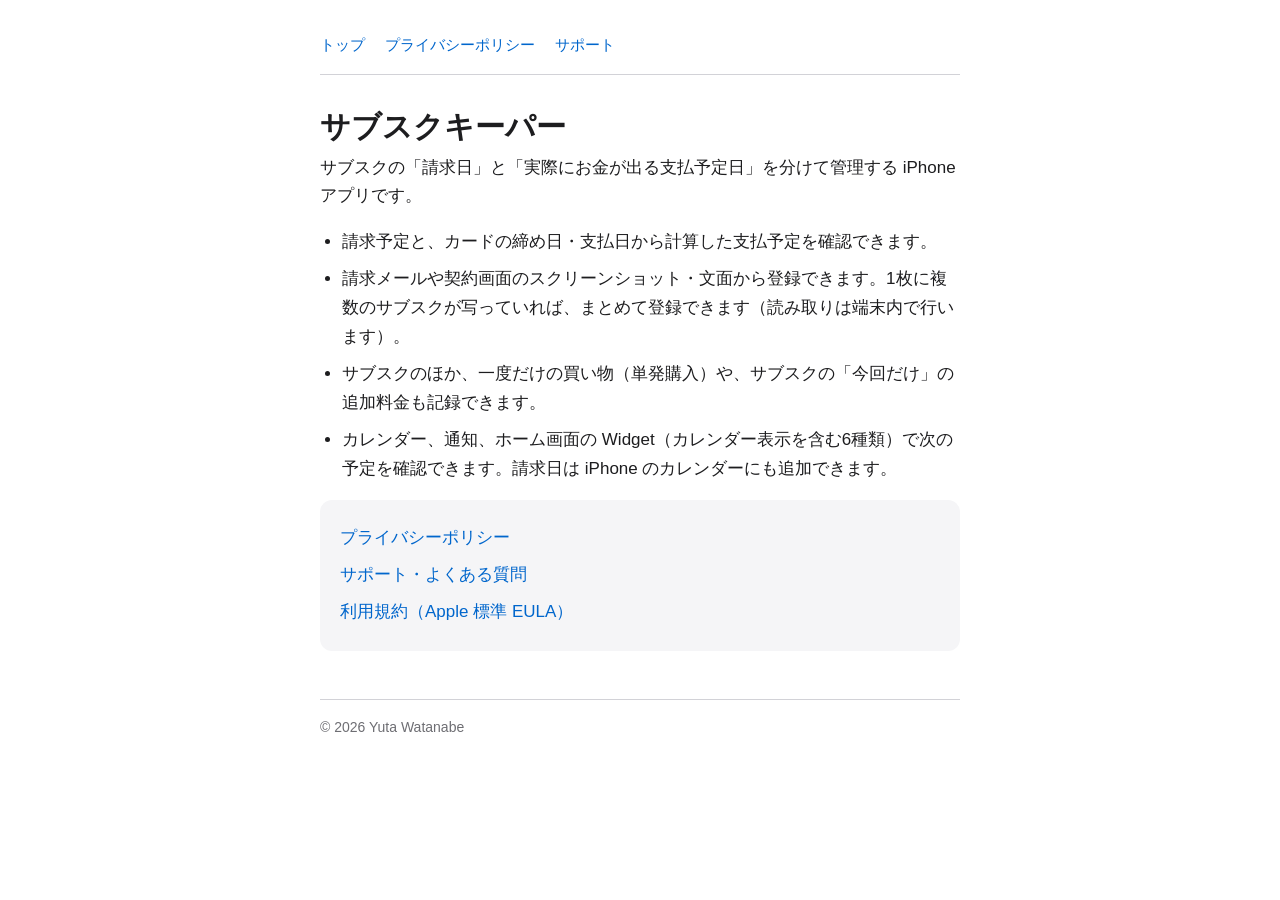
<file: index.html>
<!doctype html>
<html lang="ja">
<head>
<meta charset="utf-8">
<meta name="viewport" content="width=device-width, initial-scale=1">
<title>サブスクキーパー</title>
<link rel="stylesheet" href="style.css">
</head>
<body>
<main>
  <nav aria-label="サイト内">
    <a href="./">トップ</a>
    <a href="privacy/">プライバシーポリシー</a>
    <a href="support/">サポート</a>
  </nav>
  <h1>サブスクキーパー</h1>
  <p>サブスクの「請求日」と「実際にお金が出る支払予定日」を分けて管理する iPhone アプリです。</p>
  <ul>
    <li>請求予定と、カードの締め日・支払日から計算した支払予定を確認できます。</li>
    <li>請求メールや契約画面のスクリーンショット・文面から登録できます。1枚に複数のサブスクが写っていれば、まとめて登録できます（読み取りは端末内で行います）。</li>
    <li>サブスクのほか、一度だけの買い物（単発購入）や、サブスクの「今回だけ」の追加料金も記録できます。</li>
    <li>カレンダー、通知、ホーム画面の Widget（カレンダー表示を含む6種類）で次の予定を確認できます。請求日は iPhone のカレンダーにも追加できます。</li>
  </ul>
  <div class="card">
    <p><a href="privacy/">プライバシーポリシー</a></p>
    <p><a href="support/">サポート・よくある質問</a></p>
    <p><a href="https://www.apple.com/legal/internet-services/itunes/dev/stdeula/">利用規約（Apple 標準 EULA）</a></p>
  </div>
  <footer>© 2026 Yuta Watanabe</footer>
</main>
</body>
</html>
</file>
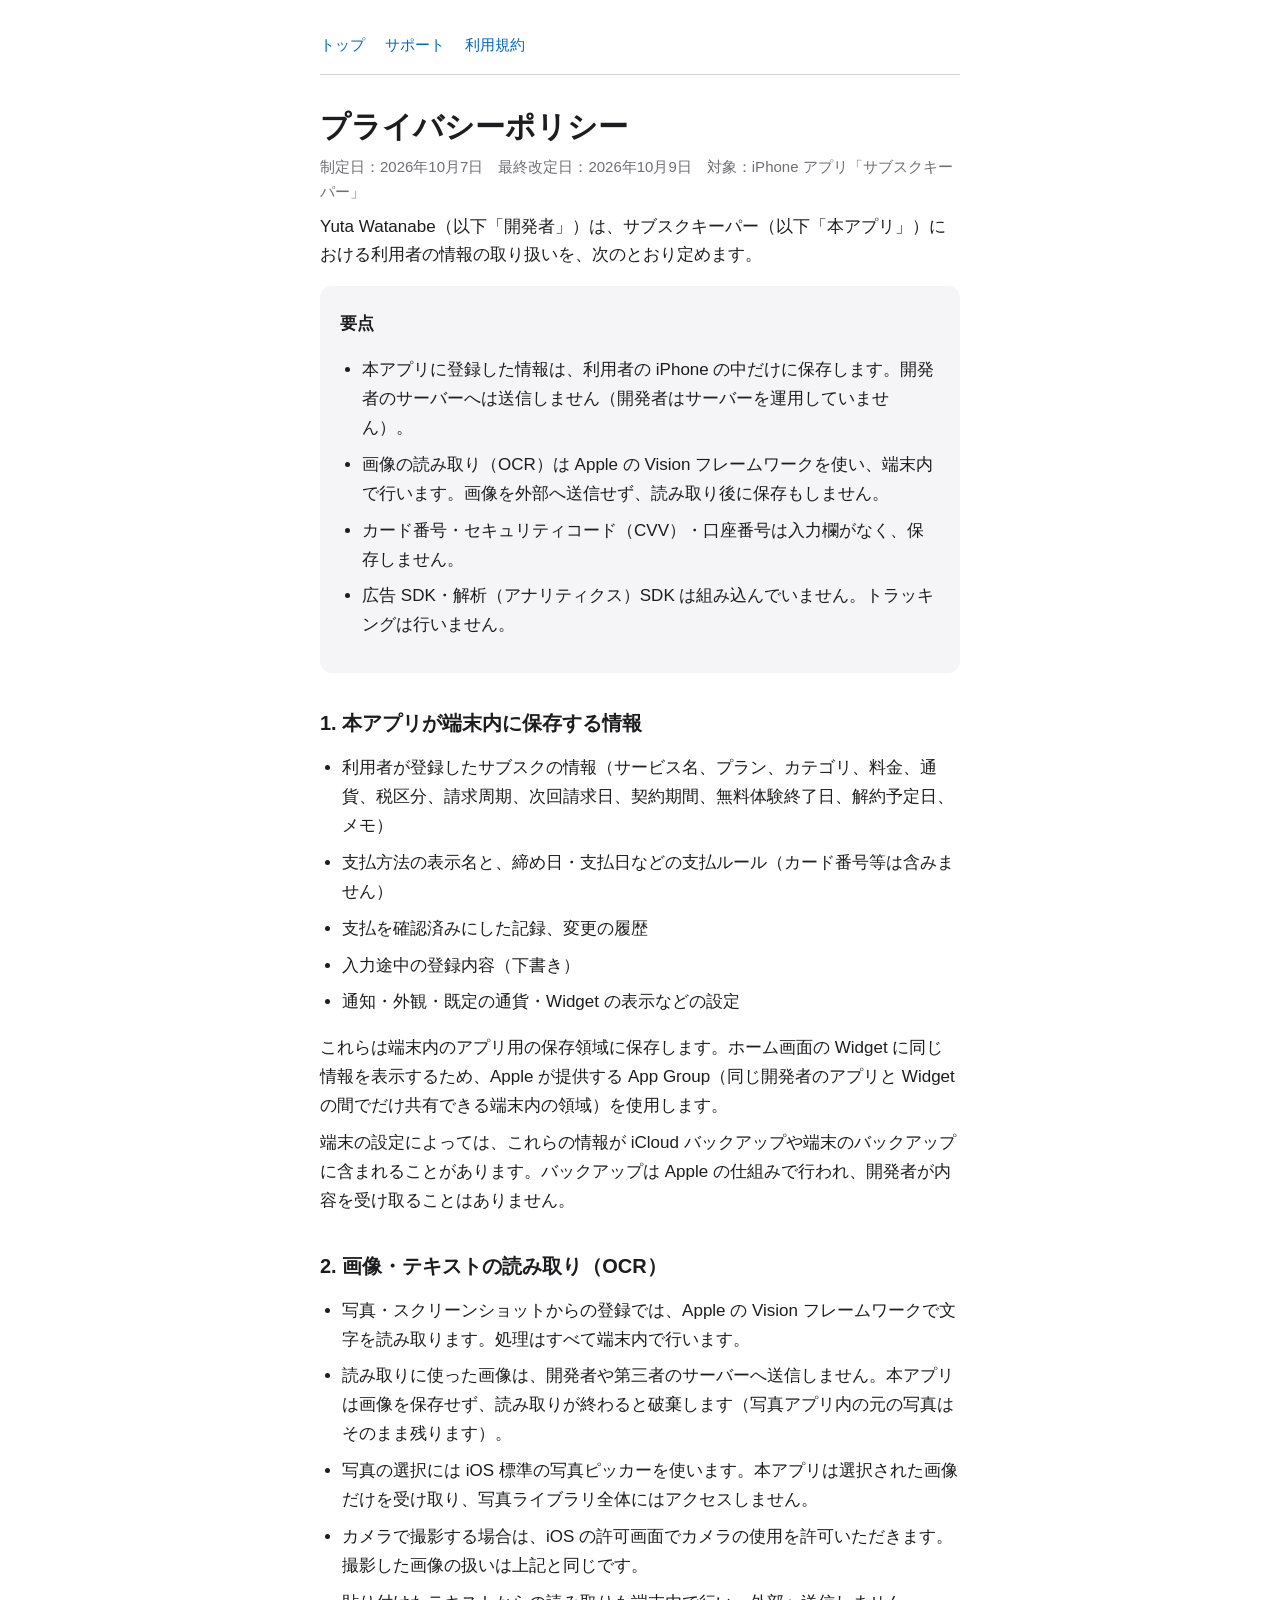
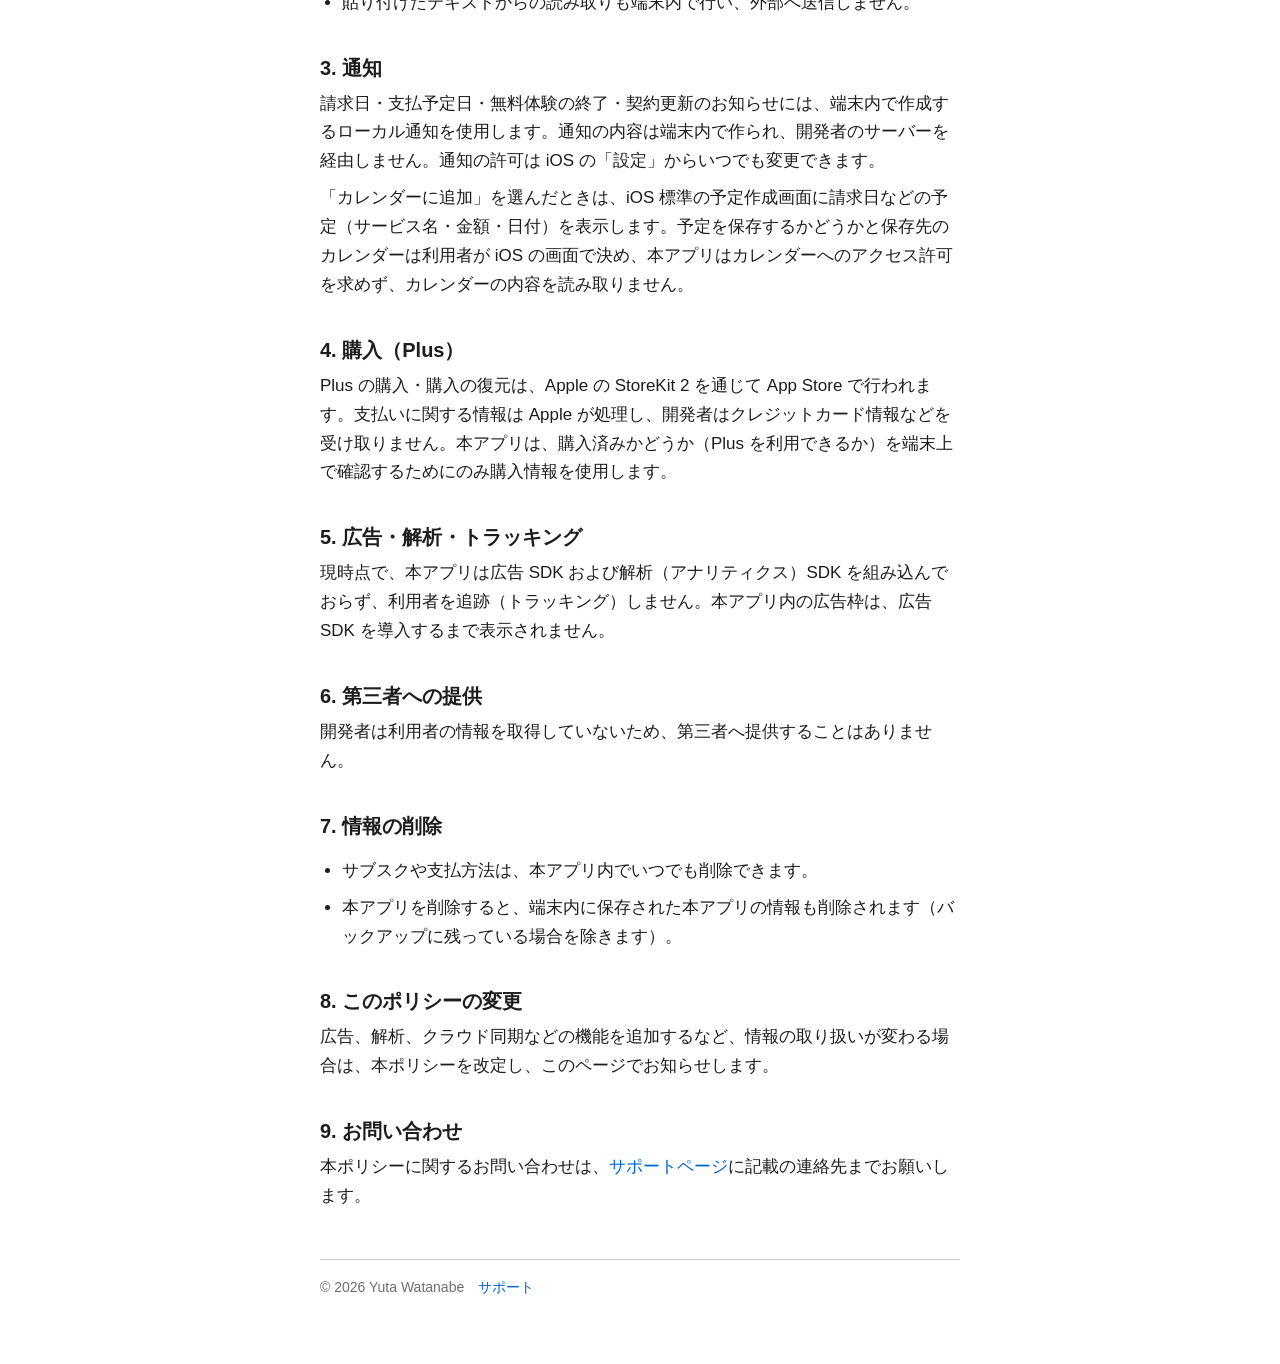
<file: privacy/index.html>
<!doctype html>
<html lang="ja">
<head>
<meta charset="utf-8">
<meta name="viewport" content="width=device-width, initial-scale=1">
<title>プライバシーポリシー｜サブスクキーパー</title>
<link rel="stylesheet" href="../style.css">
</head>
<body>
<main>
  <nav aria-label="サイト内">
    <a href="../">トップ</a>
    <a href="../support/">サポート</a>
    <a href="https://www.apple.com/legal/internet-services/itunes/dev/stdeula/">利用規約</a>
  </nav>

  <h1>プライバシーポリシー</h1>
  <p class="muted">制定日：2026年10月7日　最終改定日：2026年10月9日　対象：iPhone アプリ「サブスクキーパー」</p>

  <p>Yuta Watanabe（以下「開発者」）は、サブスクキーパー（以下「本アプリ」）における利用者の情報の取り扱いを、次のとおり定めます。</p>

  <div class="card">
    <p><strong>要点</strong></p>
    <ul>
      <li>本アプリに登録した情報は、利用者の iPhone の中だけに保存します。開発者のサーバーへは送信しません（開発者はサーバーを運用していません）。</li>
      <li>画像の読み取り（OCR）は Apple の Vision フレームワークを使い、端末内で行います。画像を外部へ送信せず、読み取り後に保存もしません。</li>
      <li>カード番号・セキュリティコード（CVV）・口座番号は入力欄がなく、保存しません。</li>
      <li>広告 SDK・解析（アナリティクス）SDK は組み込んでいません。トラッキングは行いません。</li>
    </ul>
  </div>

  <h2>1. 本アプリが端末内に保存する情報</h2>
  <ul>
    <li>利用者が登録したサブスクの情報（サービス名、プラン、カテゴリ、料金、通貨、税区分、請求周期、次回請求日、契約期間、無料体験終了日、解約予定日、メモ）</li>
    <li>支払方法の表示名と、締め日・支払日などの支払ルール（カード番号等は含みません）</li>
    <li>支払を確認済みにした記録、変更の履歴</li>
    <li>入力途中の登録内容（下書き）</li>
    <li>通知・外観・既定の通貨・Widget の表示などの設定</li>
  </ul>
  <p>これらは端末内のアプリ用の保存領域に保存します。ホーム画面の Widget に同じ情報を表示するため、Apple が提供する App Group（同じ開発者のアプリと Widget の間でだけ共有できる端末内の領域）を使用します。</p>
  <p>端末の設定によっては、これらの情報が iCloud バックアップや端末のバックアップに含まれることがあります。バックアップは Apple の仕組みで行われ、開発者が内容を受け取ることはありません。</p>

  <h2>2. 画像・テキストの読み取り（OCR）</h2>
  <ul>
    <li>写真・スクリーンショットからの登録では、Apple の Vision フレームワークで文字を読み取ります。処理はすべて端末内で行います。</li>
    <li>読み取りに使った画像は、開発者や第三者のサーバーへ送信しません。本アプリは画像を保存せず、読み取りが終わると破棄します（写真アプリ内の元の写真はそのまま残ります）。</li>
    <li>写真の選択には iOS 標準の写真ピッカーを使います。本アプリは選択された画像だけを受け取り、写真ライブラリ全体にはアクセスしません。</li>
    <li>カメラで撮影する場合は、iOS の許可画面でカメラの使用を許可いただきます。撮影した画像の扱いは上記と同じです。</li>
    <li>貼り付けたテキストからの読み取りも端末内で行い、外部へ送信しません。</li>
  </ul>

  <h2>3. 通知</h2>
  <p>請求日・支払予定日・無料体験の終了・契約更新のお知らせには、端末内で作成するローカル通知を使用します。通知の内容は端末内で作られ、開発者のサーバーを経由しません。通知の許可は iOS の「設定」からいつでも変更できます。</p>
  <p>「カレンダーに追加」を選んだときは、iOS 標準の予定作成画面に請求日などの予定（サービス名・金額・日付）を表示します。予定を保存するかどうかと保存先のカレンダーは利用者が iOS の画面で決め、本アプリはカレンダーへのアクセス許可を求めず、カレンダーの内容を読み取りません。</p>

  <h2>4. 購入（Plus）</h2>
  <p>Plus の購入・購入の復元は、Apple の StoreKit 2 を通じて App Store で行われます。支払いに関する情報は Apple が処理し、開発者はクレジットカード情報などを受け取りません。本アプリは、購入済みかどうか（Plus を利用できるか）を端末上で確認するためにのみ購入情報を使用します。</p>

  <h2>5. 広告・解析・トラッキング</h2>
  <p>現時点で、本アプリは広告 SDK および解析（アナリティクス）SDK を組み込んでおらず、利用者を追跡（トラッキング）しません。本アプリ内の広告枠は、広告 SDK を導入するまで表示されません。</p>

  <h2>6. 第三者への提供</h2>
  <p>開発者は利用者の情報を取得していないため、第三者へ提供することはありません。</p>

  <h2>7. 情報の削除</h2>
  <ul>
    <li>サブスクや支払方法は、本アプリ内でいつでも削除できます。</li>
    <li>本アプリを削除すると、端末内に保存された本アプリの情報も削除されます（バックアップに残っている場合を除きます）。</li>
  </ul>

  <h2>8. このポリシーの変更</h2>
  <p>広告、解析、クラウド同期などの機能を追加するなど、情報の取り扱いが変わる場合は、本ポリシーを改定し、このページでお知らせします。</p>

  <h2>9. お問い合わせ</h2>
  <p>本ポリシーに関するお問い合わせは、<a href="../support/">サポートページ</a>に記載の連絡先までお願いします。</p>

  <footer>© 2026 Yuta Watanabe　<a href="../support/">サポート</a></footer>
</main>
</body>
</html>
</file>
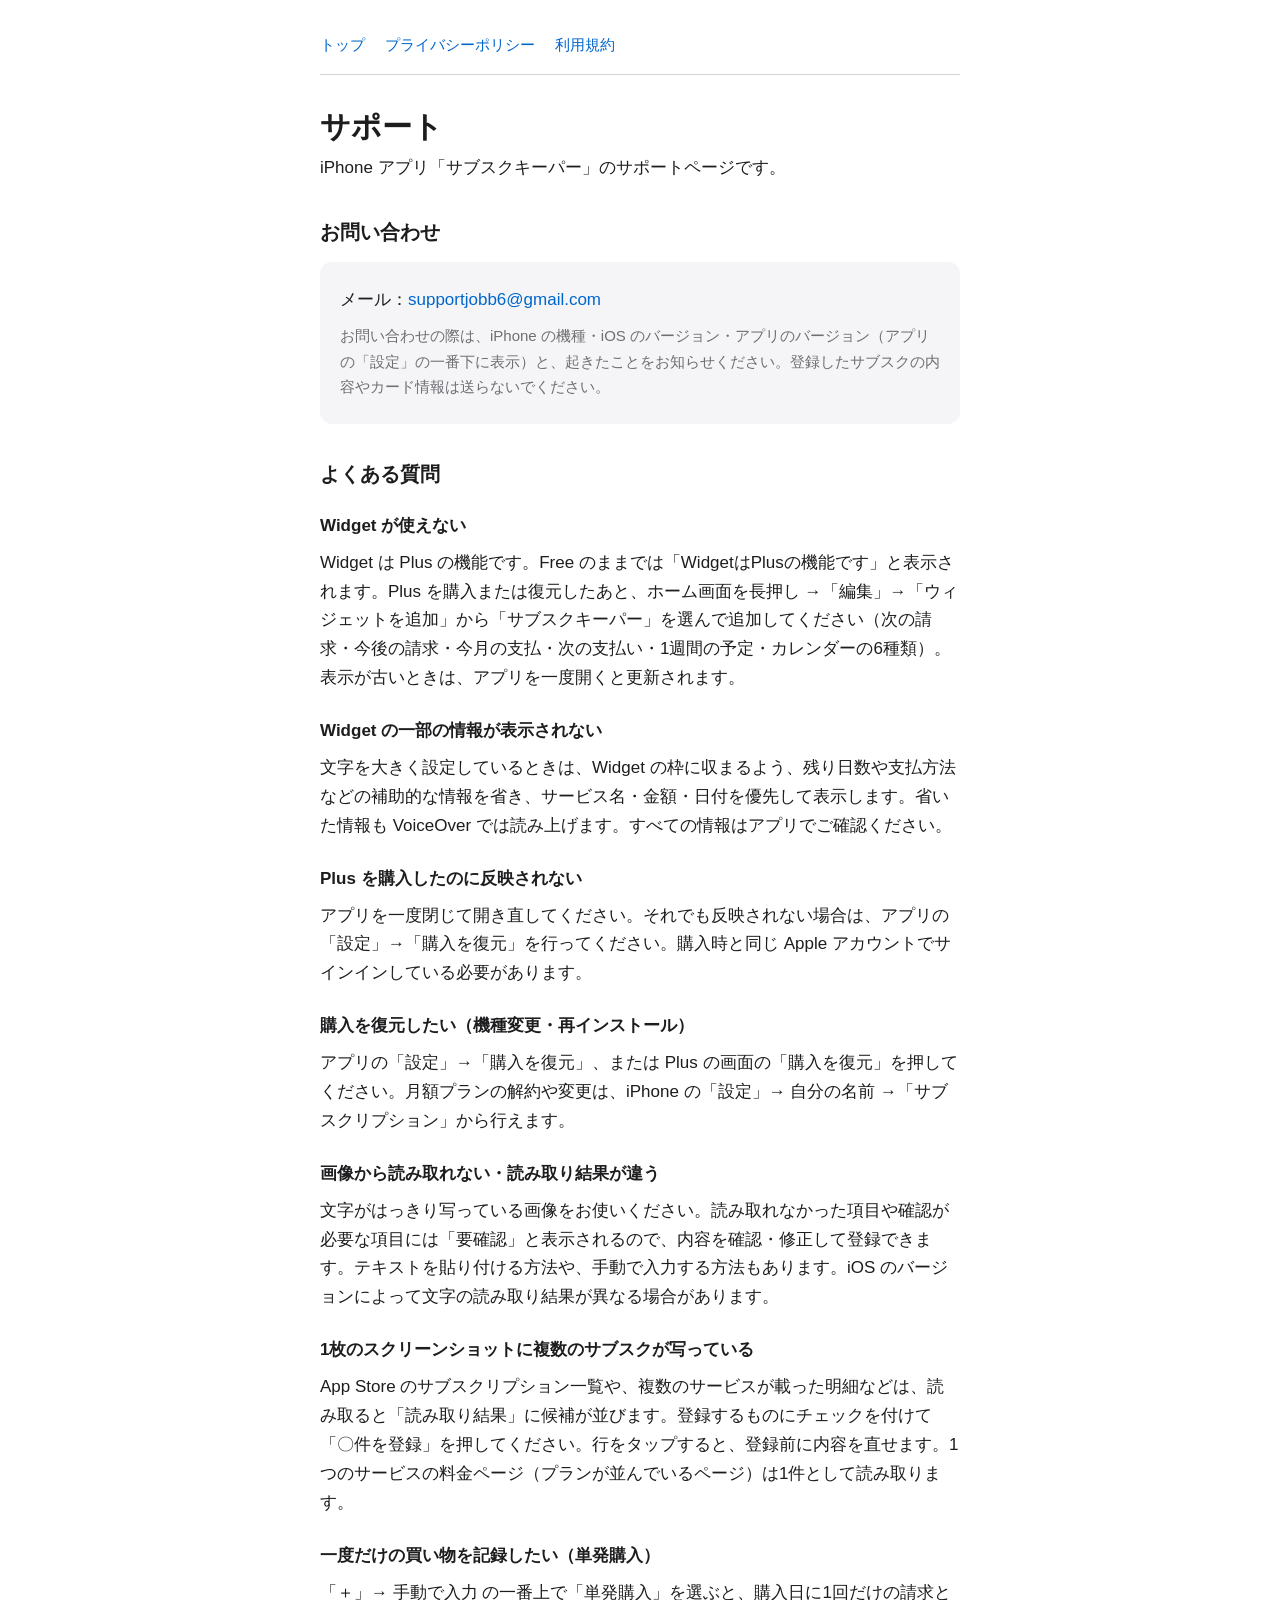
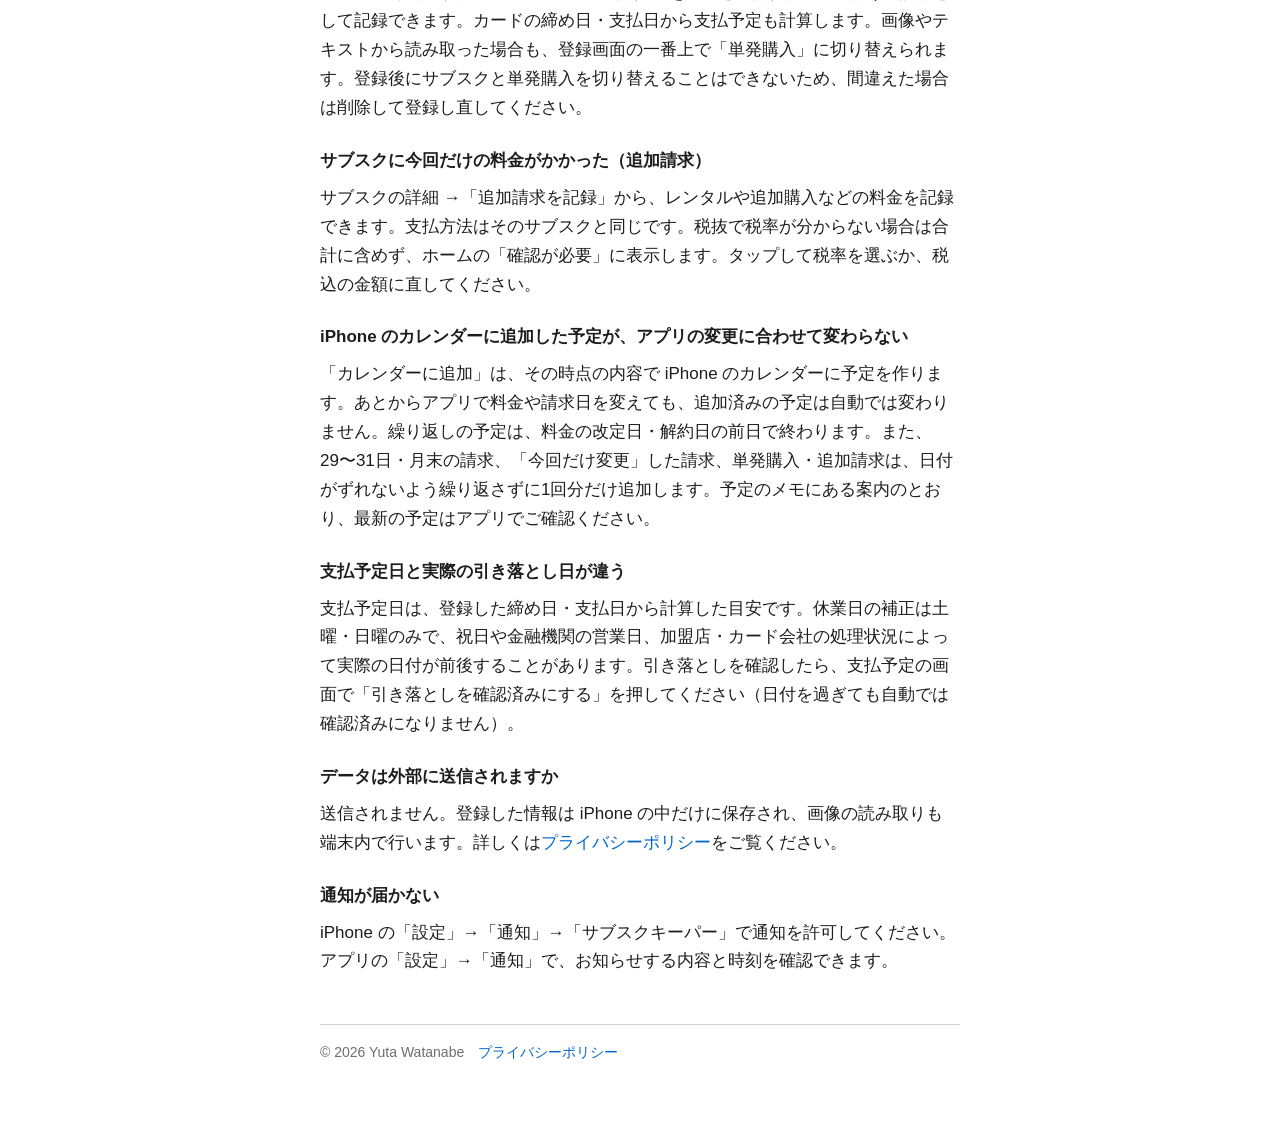
<file: support/index.html>
<!doctype html>
<html lang="ja">
<head>
<meta charset="utf-8">
<meta name="viewport" content="width=device-width, initial-scale=1">
<title>サポート｜サブスクキーパー</title>
<link rel="stylesheet" href="../style.css">
</head>
<body>
<main>
  <nav aria-label="サイト内">
    <a href="../">トップ</a>
    <a href="../privacy/">プライバシーポリシー</a>
    <a href="https://www.apple.com/legal/internet-services/itunes/dev/stdeula/">利用規約</a>
  </nav>

  <h1>サポート</h1>
  <p>iPhone アプリ「サブスクキーパー」のサポートページです。</p>

  <h2>お問い合わせ</h2>
  <div class="card">
    <p>メール：<a href="mailto:supportjobb6@gmail.com">supportjobb6@gmail.com</a></p>
    <p class="muted">お問い合わせの際は、iPhone の機種・iOS のバージョン・アプリのバージョン（アプリの「設定」の一番下に表示）と、起きたことをお知らせください。登録したサブスクの内容やカード情報は送らないでください。</p>
  </div>

  <h2>よくある質問</h2>

  <h3>Widget が使えない</h3>
  <p>Widget は Plus の機能です。Free のままでは「WidgetはPlusの機能です」と表示されます。Plus を購入または復元したあと、ホーム画面を長押し →「編集」→「ウィジェットを追加」から「サブスクキーパー」を選んで追加してください（次の請求・今後の請求・今月の支払・次の支払い・1週間の予定・カレンダーの6種類）。表示が古いときは、アプリを一度開くと更新されます。</p>
  <h3>Widget の一部の情報が表示されない</h3>
  <p>文字を大きく設定しているときは、Widget の枠に収まるよう、残り日数や支払方法などの補助的な情報を省き、サービス名・金額・日付を優先して表示します。省いた情報も VoiceOver では読み上げます。すべての情報はアプリでご確認ください。</p>

  <h3>Plus を購入したのに反映されない</h3>
  <p>アプリを一度閉じて開き直してください。それでも反映されない場合は、アプリの「設定」→「購入を復元」を行ってください。購入時と同じ Apple アカウントでサインインしている必要があります。</p>

  <h3>購入を復元したい（機種変更・再インストール）</h3>
  <p>アプリの「設定」→「購入を復元」、または Plus の画面の「購入を復元」を押してください。月額プランの解約や変更は、iPhone の「設定」→ 自分の名前 →「サブスクリプション」から行えます。</p>

  <h3>画像から読み取れない・読み取り結果が違う</h3>
  <p>文字がはっきり写っている画像をお使いください。読み取れなかった項目や確認が必要な項目には「要確認」と表示されるので、内容を確認・修正して登録できます。テキストを貼り付ける方法や、手動で入力する方法もあります。iOS のバージョンによって文字の読み取り結果が異なる場合があります。</p>
  <h3>1枚のスクリーンショットに複数のサブスクが写っている</h3>
  <p>App Store のサブスクリプション一覧や、複数のサービスが載った明細などは、読み取ると「読み取り結果」に候補が並びます。登録するものにチェックを付けて「〇件を登録」を押してください。行をタップすると、登録前に内容を直せます。1つのサービスの料金ページ（プランが並んでいるページ）は1件として読み取ります。</p>
  <h3>一度だけの買い物を記録したい（単発購入）</h3>
  <p>「＋」→ 手動で入力 の一番上で「単発購入」を選ぶと、購入日に1回だけの請求として記録できます。カードの締め日・支払日から支払予定も計算します。画像やテキストから読み取った場合も、登録画面の一番上で「単発購入」に切り替えられます。登録後にサブスクと単発購入を切り替えることはできないため、間違えた場合は削除して登録し直してください。</p>
  <h3>サブスクに今回だけの料金がかかった（追加請求）</h3>
  <p>サブスクの詳細 →「追加請求を記録」から、レンタルや追加購入などの料金を記録できます。支払方法はそのサブスクと同じです。税抜で税率が分からない場合は合計に含めず、ホームの「確認が必要」に表示します。タップして税率を選ぶか、税込の金額に直してください。</p>
  <h3>iPhone のカレンダーに追加した予定が、アプリの変更に合わせて変わらない</h3>
  <p>「カレンダーに追加」は、その時点の内容で iPhone のカレンダーに予定を作ります。あとからアプリで料金や請求日を変えても、追加済みの予定は自動では変わりません。繰り返しの予定は、料金の改定日・解約日の前日で終わります。また、29〜31日・月末の請求、「今回だけ変更」した請求、単発購入・追加請求は、日付がずれないよう繰り返さずに1回分だけ追加します。予定のメモにある案内のとおり、最新の予定はアプリでご確認ください。</p>

  <h3>支払予定日と実際の引き落とし日が違う</h3>
  <p>支払予定日は、登録した締め日・支払日から計算した目安です。休業日の補正は土曜・日曜のみで、祝日や金融機関の営業日、加盟店・カード会社の処理状況によって実際の日付が前後することがあります。引き落としを確認したら、支払予定の画面で「引き落としを確認済みにする」を押してください（日付を過ぎても自動では確認済みになりません）。</p>

  <h3>データは外部に送信されますか</h3>
  <p>送信されません。登録した情報は iPhone の中だけに保存され、画像の読み取りも端末内で行います。詳しくは<a href="../privacy/">プライバシーポリシー</a>をご覧ください。</p>

  <h3>通知が届かない</h3>
  <p>iPhone の「設定」→「通知」→「サブスクキーパー」で通知を許可してください。アプリの「設定」→「通知」で、お知らせする内容と時刻を確認できます。</p>

  <footer>© 2026 Yuta Watanabe　<a href="../privacy/">プライバシーポリシー</a></footer>
</main>
</body>
</html>
</file>
<file: style.css>
:root {
  color-scheme: light dark;
  --bg: #ffffff;
  --fg: #1d1d1f;
  --muted: #6e6e73;
  --line: #d2d2d7;
  --link: #0066cc;
  --card: #f5f5f7;
}
@media (prefers-color-scheme: dark) {
  :root {
    --bg: #000000;
    --fg: #f5f5f7;
    --muted: #a1a1a6;
    --line: #424245;
    --link: #2997ff;
    --card: #1c1c1e;
  }
}
* { box-sizing: border-box; }
body {
  margin: 0;
  background: var(--bg);
  color: var(--fg);
  font-family: -apple-system, BlinkMacSystemFont, "Hiragino Sans", "Hiragino Kaku Gothic ProN", "Yu Gothic UI", sans-serif;
  font-size: 17px;
  line-height: 1.7;
  -webkit-text-size-adjust: 100%;
}
main { max-width: 680px; margin: 0 auto; padding: 32px 20px 64px; }
nav { display: flex; flex-wrap: wrap; gap: 8px 20px; padding-bottom: 16px; border-bottom: 1px solid var(--line); font-size: 15px; }
a { color: var(--link); text-decoration: none; }
a:hover, a:focus-visible { text-decoration: underline; }
h1 { font-size: 30px; line-height: 1.3; margin: 32px 0 8px; }
h2 { font-size: 20px; line-height: 1.4; margin: 36px 0 8px; }
h3 { font-size: 17px; margin: 24px 0 4px; }
p, li { margin: 8px 0; }
ul { padding-left: 1.3em; }
.muted { color: var(--muted); font-size: 15px; }
.card { background: var(--card); border-radius: 12px; padding: 16px 20px; margin: 16px 0; }
footer { margin-top: 48px; padding-top: 16px; border-top: 1px solid var(--line); color: var(--muted); font-size: 14px; }
</file>
